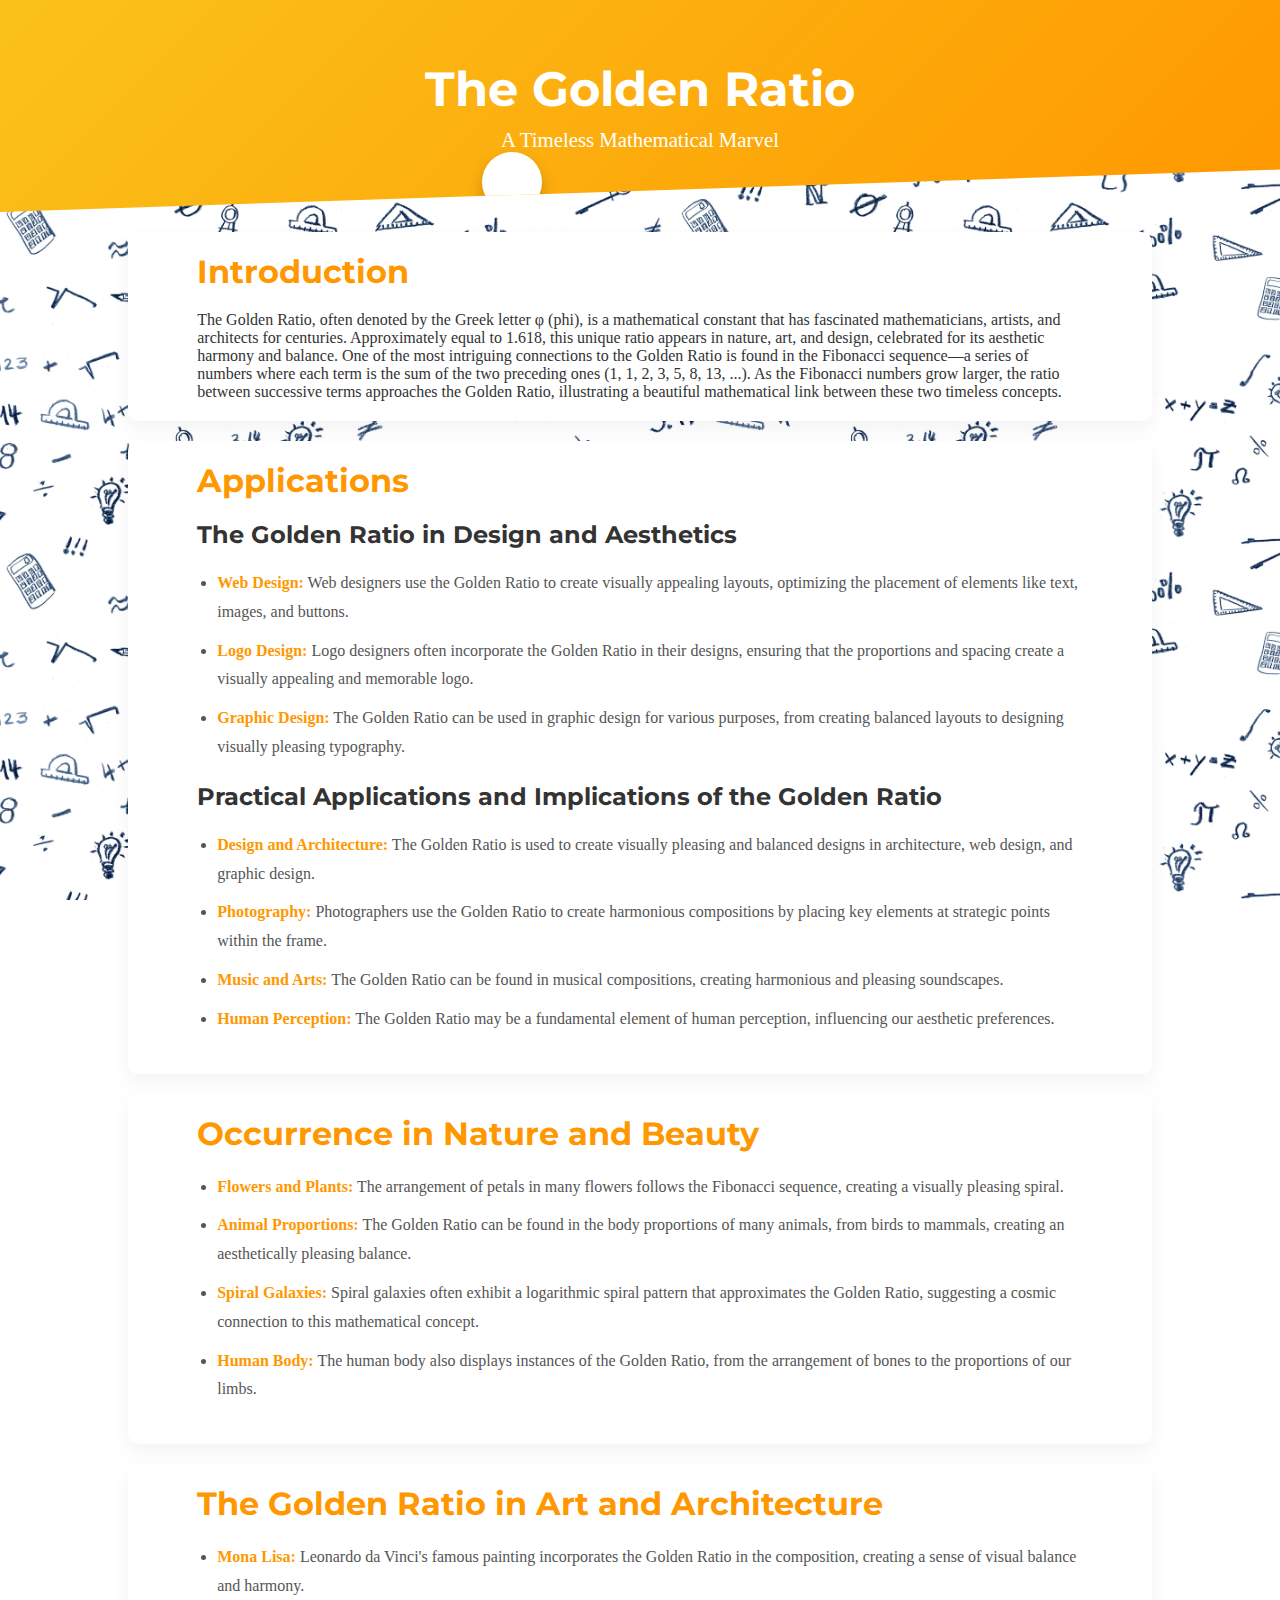
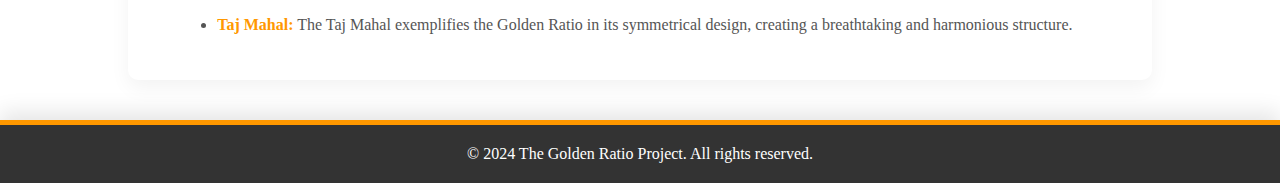
<file: docs/index.html>
<!DOCTYPE html>
<html lang="en">
<head>
    <meta charset="UTF-8">
    <meta name="viewport" content="width=device-width, initial-scale=1.0">
    <title>The Golden Ratio</title>
    <link rel="stylesheet" href="style.css">
    <link rel="preconnect" href="https://fonts.googleapis.com">
    <link rel="preconnect" href="https://fonts.gstatic.com" crossorigin>
    <link href="https://fonts.googleapis.com/css2?family=Montserrat:wght@400;700&family=Roboto:wght@300;400;500;700&display=swap" rel="stylesheet">
</head>
<body>
    <header>
        <div class="container">
            <h1>The Golden Ratio</h1>
            <p>A Timeless Mathematical Marvel</p>
        </div>
    </header>

    <section id="intro">
        <div class="container">
            <h2>Introduction</h2>
            <p>The Golden Ratio, often denoted by the Greek letter φ (phi), is a mathematical constant that has fascinated mathematicians, artists, and architects for centuries. Approximately equal to 1.618, this unique ratio appears in nature, art, and design, celebrated for its aesthetic harmony and balance. One of the most intriguing connections to the Golden Ratio is found in the Fibonacci sequence—a series of numbers where each term is the sum of the two preceding ones (1, 1, 2, 3, 5, 8, 13, ...). As the Fibonacci numbers grow larger, the ratio between successive terms approaches the Golden Ratio, illustrating a beautiful mathematical link between these two timeless concepts.</p>
        </div>
    </section>

    <section id="application">
        <div class="container">
            <h2>Applications</h2>
            <h3>The Golden Ratio in Design and Aesthetics</h3>
            <ul>
                <li><strong>Web Design:</strong> Web designers use the Golden Ratio to create visually appealing layouts, optimizing the placement of elements like text, images, and buttons.</li>
                <li><strong>Logo Design:</strong> Logo designers often incorporate the Golden Ratio in their designs, ensuring that the proportions and spacing create a visually appealing and memorable logo.</li>
                <li><strong>Graphic Design:</strong> The Golden Ratio can be used in graphic design for various purposes, from creating balanced layouts to designing visually pleasing typography.</li>
            </ul>
            <h3>Practical Applications and Implications of the Golden Ratio</h3>
            <ul>
                <li><strong>Design and Architecture:</strong> The Golden Ratio is used to create visually pleasing and balanced designs in architecture, web design, and graphic design.</li>
                <li><strong>Photography:</strong> Photographers use the Golden Ratio to create harmonious compositions by placing key elements at strategic points within the frame.</li>
                <li><strong>Music and Arts:</strong> The Golden Ratio can be found in musical compositions, creating harmonious and pleasing soundscapes.</li>
                <li><strong>Human Perception:</strong> The Golden Ratio may be a fundamental element of human perception, influencing our aesthetic preferences.</li>
            </ul>
        </div>
    </section>

    <section id="nature">
        <div class="container">
            <h2>Occurrence in Nature and Beauty</h2>
            <ul>
                <li><strong>Flowers and Plants:</strong> The arrangement of petals in many flowers follows the Fibonacci sequence, creating a visually pleasing spiral.</li>
                <li><strong>Animal Proportions:</strong> The Golden Ratio can be found in the body proportions of many animals, from birds to mammals, creating an aesthetically pleasing balance.</li>
                <li><strong>Spiral Galaxies:</strong> Spiral galaxies often exhibit a logarithmic spiral pattern that approximates the Golden Ratio, suggesting a cosmic connection to this mathematical concept.</li>
                <li><strong>Human Body:</strong> The human body also displays instances of the Golden Ratio, from the arrangement of bones to the proportions of our limbs.</li>
            </ul>
        </div>
    </section>

    <section id="art-architecture">
        <div class="container">
            <h2>The Golden Ratio in Art and Architecture</h2>
            <ul>
                <li><strong>Mona Lisa:</strong> Leonardo da Vinci's famous painting incorporates the Golden Ratio in the composition, creating a sense of visual balance and harmony.</li>
                <li><strong>Taj Mahal:</strong> The Taj Mahal exemplifies the Golden Ratio in its symmetrical design, creating a breathtaking and harmonious structure.</li>
            </ul>
        </div>
    </section>

    <footer>
        <div class="container">
            <p>&copy; 2024 The Golden Ratio Project. All rights reserved.</p>
        </div>
    </footer>

</body>
</html>
</file>
<file: docs/style.css>
/* Fonts and Basic Resets */
* {
    margin: 0;
    padding: 0;
    box-sizing: border-box;
}

body {
    background-image: url('mathematics-6784603.jpg');
    background-size: cover;
    background-repeat: no-repeat;
    background-position: center; 
    background-attachment: fixed;
    color: #333;
}

h1, h2, h3 {
    font-family: 'Montserrat', sans-serif;
    font-weight: 700;
}

.container {
    width: 90%;
    max-width: 1200px;
    margin: 0 auto;
}

/* Header */
header {
    background: linear-gradient(135deg, #fac21a,#FF9800);
    color: #fff;
    padding: 60px 0;
    text-align: center;
    clip-path: polygon(0 0, 100% 0, 100% 80%, 0 100%);
    box-shadow: 0 8px 15px rgba(0, 0, 0, 0.1);
    position: relative;
}

header::before {
    content: '';
    position: absolute;
    bottom: 0;
    left: 40%;
    transform: translateX(-50%);
    width: 60px;
    height: 60px;
    background-color: #fff;
    border-radius: 50%;
    box-shadow: 0 8px 15px rgba(0, 0, 0, 0.2);
}

header h1 {
    font-size: 3rem;
    margin-bottom: 10px;
}

header p {
    font-size: 1.3rem;
}

/* Sections */
section {
    margin: 20px auto;
    padding: 20px;
    background-color: #fff;
    border-radius: 10px;
    box-shadow: 0 8px 20px rgba(0, 0, 0, 0.05);
    transition: transform 0.3s ease-in-out;
    width: 80%;
    max-width: 1200px;
}

section:hover {
    transform: translateY(-10px);
}

h2 {
    color: #FF9800;
    margin-bottom: 20px;
    font-size: 2rem;
}

h3 {
    color: #333;
    margin-top: 20px;
    font-size: 1.5rem;
}

ul {
    list-style-type: disc;
    margin: 20px 0;
    padding-left: 20px;
    line-height: 1.8;
}

ul li {
    margin-bottom: 10px;
    color: #555;
}

ul li strong {
    color: #FF9800;
}

/* Footer */
footer {
    background-color: #333;
    color: #fff;
    text-align: center;
    padding: 20px 0;
    margin-top: 40px;
    border-top: 5px solid #FF9800;
    box-shadow: 0 -8px 20px rgba(0, 0, 0, 0.1);
}

footer p {
    font-size: 1rem;
}

@media (max-width: 768px) {
    header h1 {
        font-size: 2.5rem;
    }

    header p {
        font-size: 1rem;
    }

    h2 {
        font-size: 1.8rem;
    }

    h3 {
        font-size: 1.3rem;
    }

    ul li {
        font-size: 0.9rem;
    }
}
</file>
